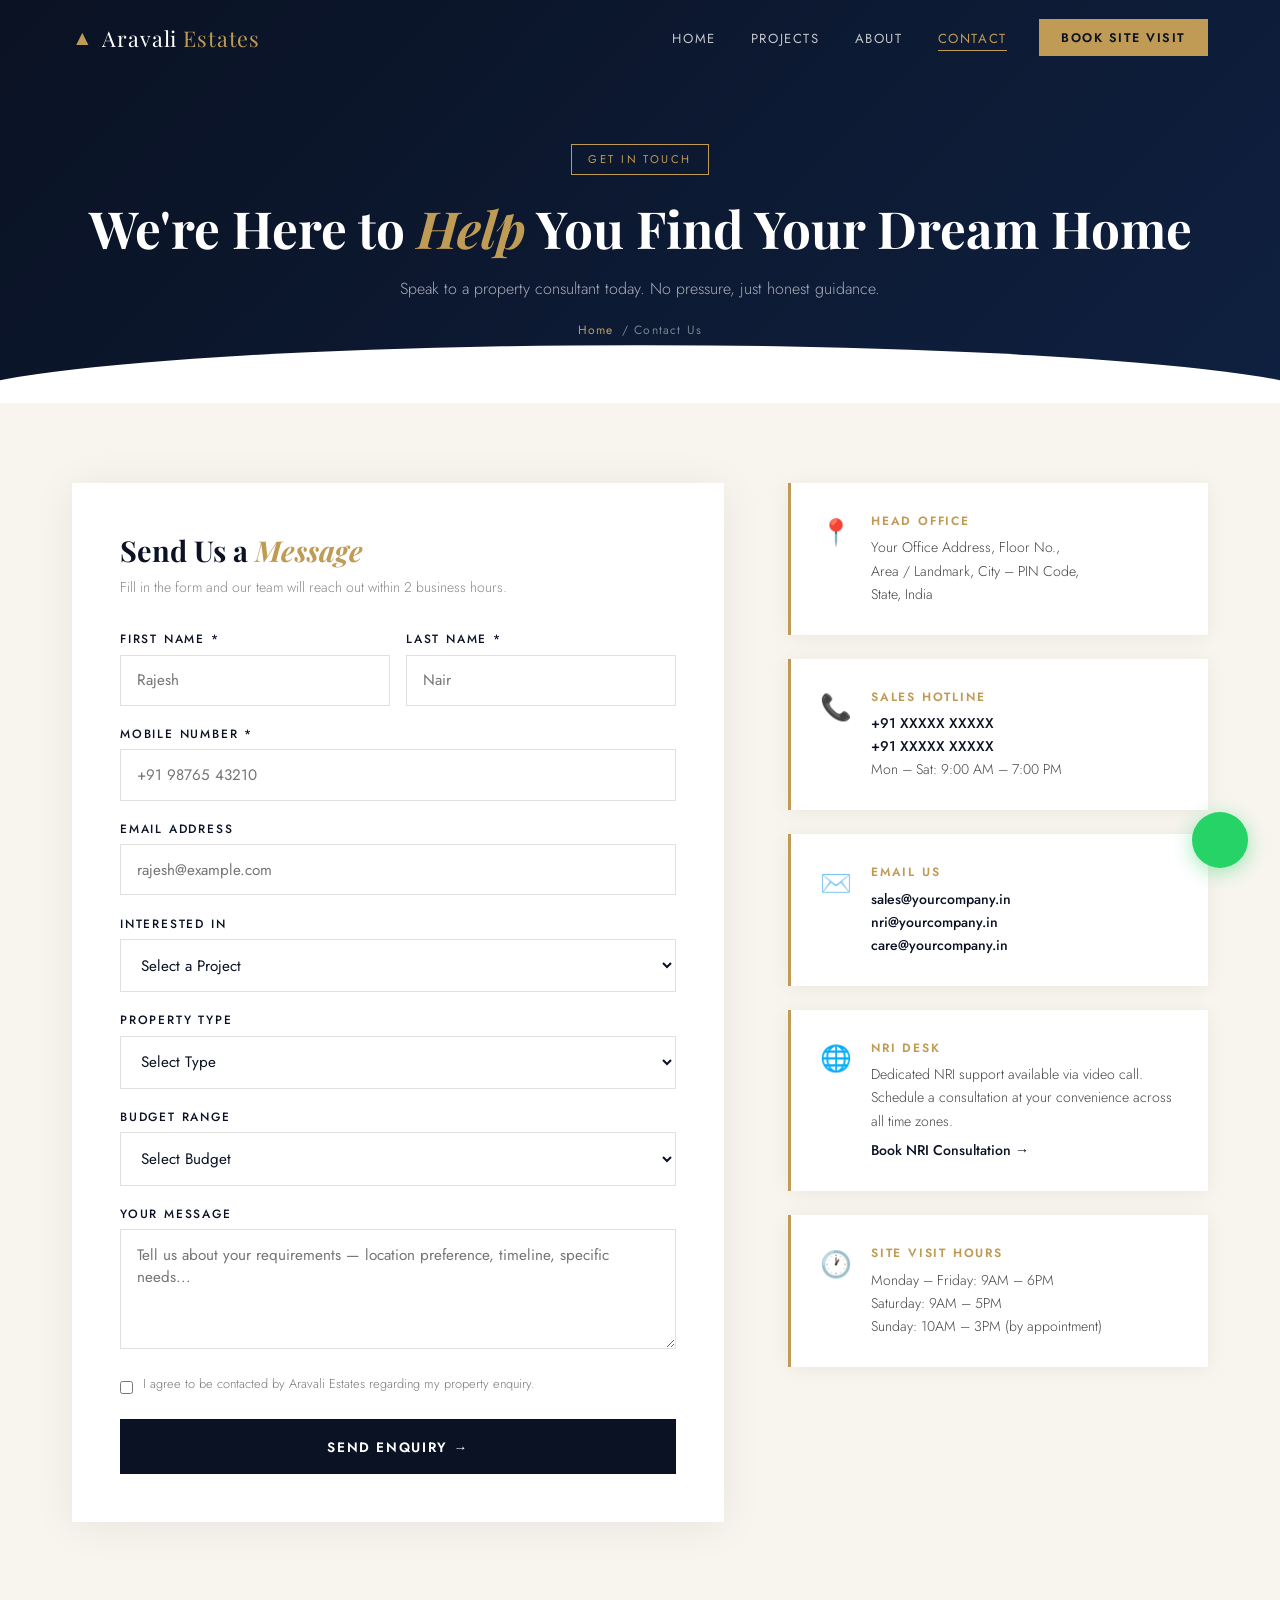
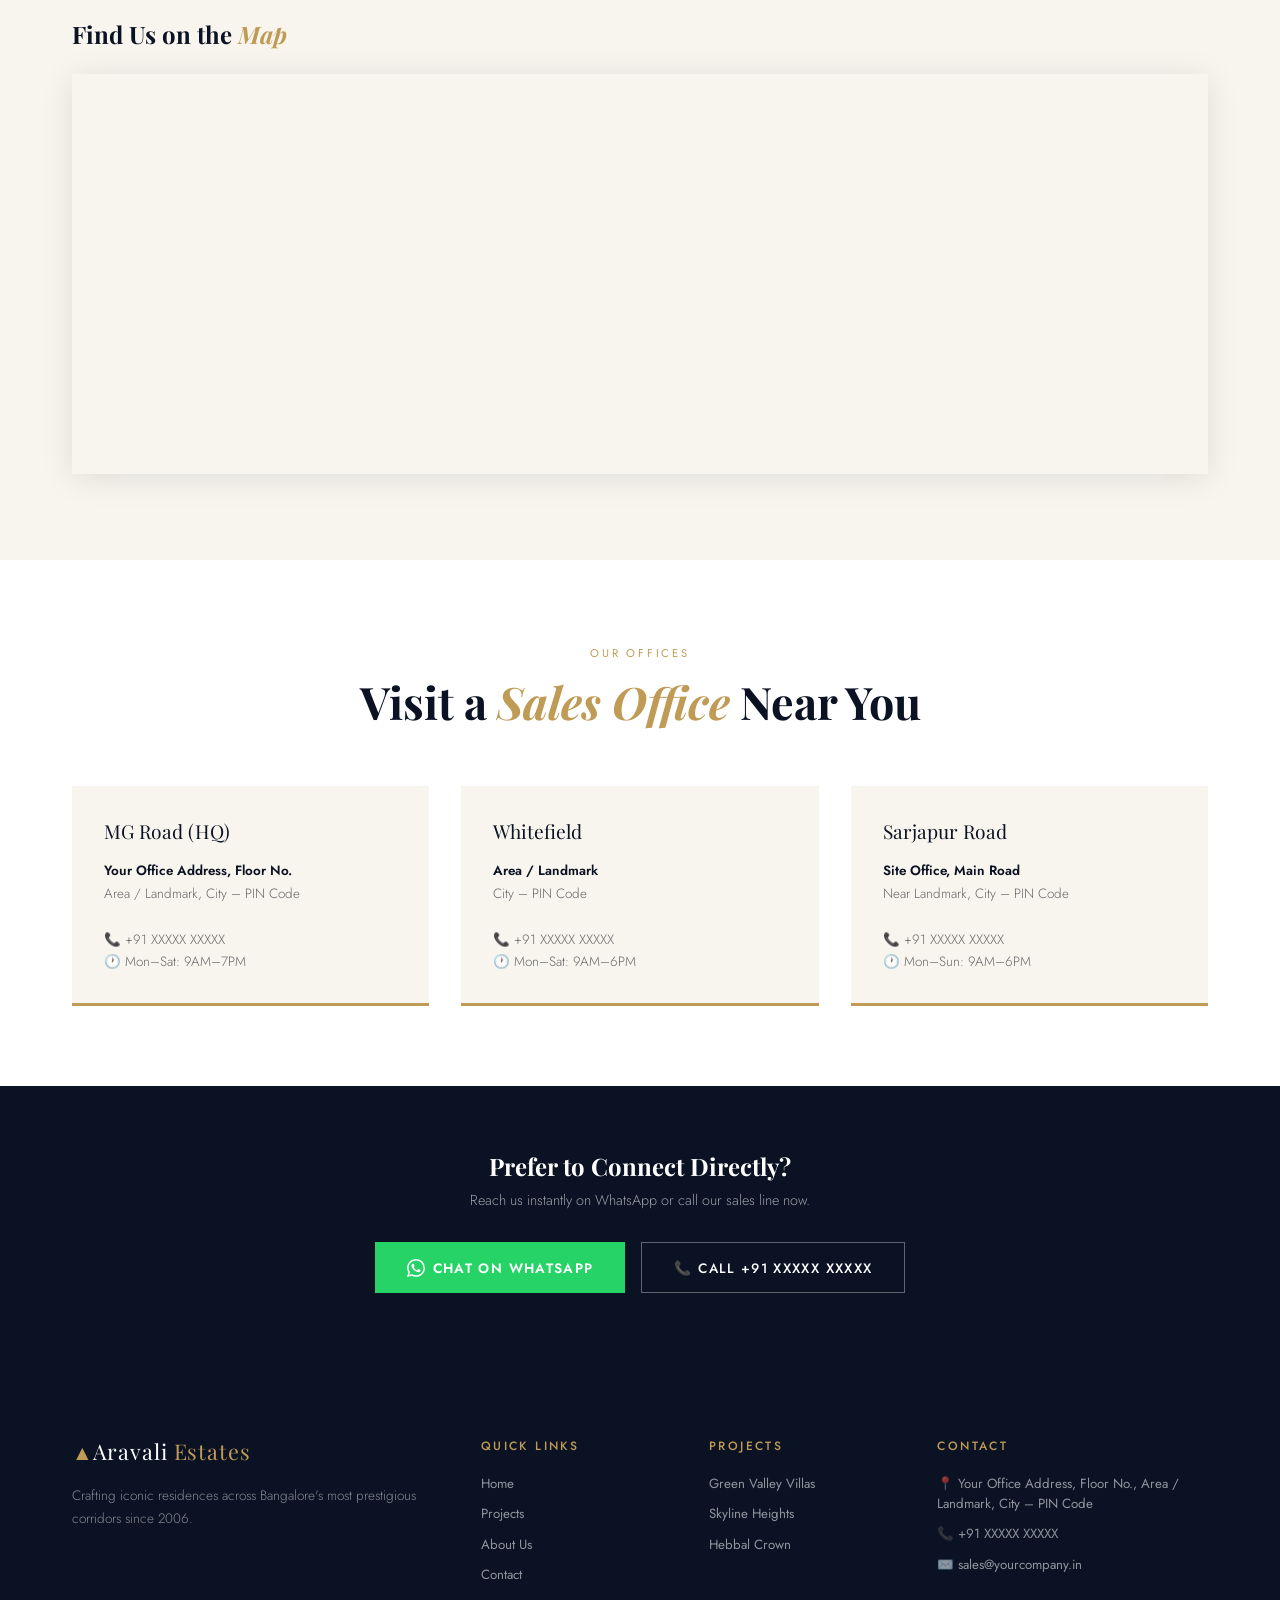
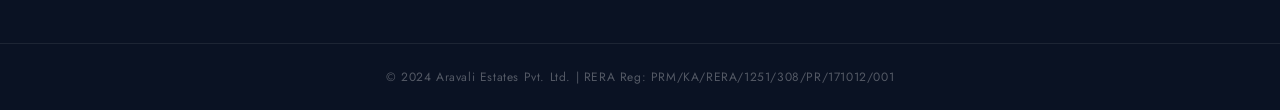
<file: contact.html>
<!DOCTYPE html>
<html lang="en">
<head>
<meta charset="UTF-8"/>
<meta name="viewport" content="width=device-width, initial-scale=1.0"/>
<title>Contact Us – Aravali Estates</title>
<link href="https://fonts.googleapis.com/css2?family=Playfair+Display:ital,wght@0,400;0,600;0,700;1,400&family=Jost:wght@300;400;500;600&display=swap" rel="stylesheet"/>
<link rel="stylesheet" href="css/style.css"/>
<style>
.contact-main {
  padding:5rem 0 6rem;background:var(--cream);
}
.contact-inner {
  max-width:1200px;margin:0 auto;padding:0 2rem;
  display:grid;grid-template-columns:1fr 420px;gap:4rem;align-items:start;
}
.contact-form-box {
  background:#fff;padding:3rem;
  box-shadow:0 4px 40px rgba(0,0,0,.07);
}
.contact-form-box h2 {
  font-family:'Playfair Display',serif;font-size:1.8rem;color:var(--navy);
  margin-bottom:.5rem;
}
.contact-form-box h2 em { color:var(--gold);font-style:italic; }
.contact-form-box .sub {
  font-family:'Jost',sans-serif;font-size:.88rem;color:#888;
  font-weight:300;margin-bottom:2rem;line-height:1.5;
}
.form-row { display:grid;grid-template-columns:1fr 1fr;gap:1rem; }
.btn-submit {
  width:100%;background:var(--navy);color:#fff;
  font-family:'Jost',sans-serif;font-weight:600;font-size:.85rem;
  letter-spacing:.12em;text-transform:uppercase;padding:1.1rem;
  border:none;cursor:pointer;transition:background .3s;
  display:flex;align-items:center;justify-content:center;gap:.6rem;
}
.btn-submit:hover { background:var(--gold); color:var(--navy); }
.success-msg {
  display:none;background:#e8f5e9;border:1px solid #a5d6a7;
  color:#2e7d32;font-family:'Jost',sans-serif;font-size:.9rem;
  padding:1rem 1.2rem;margin-top:1rem;text-align:center;
}

/* Info cards */
.info-stack { display:flex;flex-direction:column;gap:1.5rem; }
.info-card {
  background:#fff;padding:1.8rem;
  box-shadow:0 2px 20px rgba(0,0,0,.06);
  border-left:3px solid var(--gold);
  display:flex;gap:1.2rem;align-items:flex-start;
}
.info-icon { font-size:1.6rem;flex-shrink:0;margin-top:.1rem; }
.info-text h4 {
  font-family:'Jost',sans-serif;font-size:.75rem;letter-spacing:.15em;
  text-transform:uppercase;color:var(--gold);font-weight:600;margin-bottom:.4rem;
}
.info-text p { font-size:.88rem;color:#444;line-height:1.65;font-weight:300; }
.info-text a { color:var(--navy);font-weight:500; }
.info-text a:hover { color:var(--gold); }

/* Map */
.map-section { padding:0 0 5rem;background:var(--cream); }
.map-wrap {
  max-width:1200px;margin:0 auto;padding:0 2rem;
}
.map-wrap h3 {
  font-family:'Playfair Display',serif;font-size:1.5rem;color:var(--navy);
  margin-bottom:1.5rem;
}
.map-wrap h3 em { color:var(--gold);font-style:italic; }
.map-embed {
  width:100%;height:400px;border:0;
  box-shadow:0 4px 30px rgba(0,0,0,.1);
}

/* Sales offices */
.offices-sec { padding:5rem 0;background:#fff; }
.offices-inner { max-width:1200px;margin:0 auto;padding:0 2rem; }
.offices-grid {
  display:grid;grid-template-columns:repeat(3,1fr);gap:2rem;margin-top:3rem;
}
.office-card {
  background:var(--cream);padding:2rem;
  position:relative;overflow:hidden;transition:transform .3s;
}
.office-card::after {
  content:'';position:absolute;bottom:0;left:0;right:0;
  height:3px;background:var(--gold);
}
.office-card:hover { transform:translateY(-4px); }
.office-city {
  font-family:'Playfair Display',serif;font-size:1.2rem;color:var(--navy);
  margin-bottom:1rem;
}
.office-detail {
  font-size:.84rem;color:#666;line-height:1.7;font-weight:300;
}
.office-detail strong { color:var(--navy);font-weight:600; }

/* Quick connect */
.quick-connect {
  padding:4rem 0;
  background:var(--navy);
  text-align:center;
}
.quick-connect h3 {
  font-family:'Playfair Display',serif;color:#fff;font-size:1.5rem;margin-bottom:.5rem;
}
.quick-connect p { color:rgba(255,255,255,.6);font-size:.9rem;margin-bottom:2rem;font-weight:300; }
.connect-btns { display:flex;gap:1rem;justify-content:center;flex-wrap:wrap; }
.btn-wa {
  background:#25D366;color:#fff;
  font-family:'Jost',sans-serif;font-weight:600;font-size:.85rem;
  letter-spacing:.1em;text-transform:uppercase;padding:.9rem 2rem;
  border:none;cursor:pointer;transition:all .3s;text-decoration:none;display:inline-flex;align-items:center;gap:.5rem;
}
.btn-wa:hover { background:#1ebe5d; }
.btn-call {
  background:transparent;color:#fff;
  font-family:'Jost',sans-serif;font-weight:500;font-size:.85rem;
  letter-spacing:.1em;text-transform:uppercase;padding:.9rem 2rem;
  border:1px solid rgba(255,255,255,.35);text-decoration:none;display:inline-flex;align-items:center;gap:.5rem;
  transition:all .3s;
}
.btn-call:hover { border-color:#fff;background:rgba(255,255,255,.06); }

.section-head { text-align:center;margin-bottom:3.5rem; }
.section-tag { display:inline-block;font-size:.7rem;letter-spacing:.25em;text-transform:uppercase;color:var(--gold);margin-bottom:.8rem; }
.section-title { font-family:'Playfair Display',serif;font-size:clamp(1.8rem,3.5vw,2.8rem);color:var(--navy);line-height:1.25; }
.section-title em { color:var(--gold);font-style:italic; }

@media(max-width:900px){
  .contact-inner { grid-template-columns:1fr;gap:2.5rem; }
  .offices-grid { grid-template-columns:1fr 1fr; }
  .form-row { grid-template-columns:1fr; }
}
@media(max-width:580px){
  .offices-grid { grid-template-columns:1fr; }
  .contact-form-box { padding:1.8rem; }
}
</style>
</head>
<body>
<nav class="nav" id="navbar">
  <div class="nav-inner">
    <a href="index.html" class="logo"><span class="logo-icon">▲</span><span class="logo-text">Aravali <em>Estates</em></span></a>
    <ul class="nav-links">
      <li><a href="index.html">Home</a></li>
      <li><a href="projects.html">Projects</a></li>
      <li><a href="about.html">About</a></li>
      <li><a href="contact.html" class="active">Contact</a></li>
    </ul>
    <a href="contact.html" class="nav-cta">Book Site Visit</a>
    <button class="hamburger" onclick="toggleMenu()">☰</button>
  </div>
</nav>

<section class="page-hero">
  <div class="page-hero-tag">Get in Touch</div>
  <h1>We're Here to <em>Help</em> You Find Your Dream Home</h1>
  <p>Speak to a property consultant today. No pressure, just honest guidance.</p>
  <div class="breadcrumb"><a href="index.html">Home</a> / Contact Us</div>
</section>

<!-- CONTACT FORM + INFO -->
<section class="contact-main">
  <div class="contact-inner">
    <div class="contact-form-box">
      <h2>Send Us a <em>Message</em></h2>
      <p class="sub">Fill in the form and our team will reach out within 2 business hours.</p>

      <div class="form-row">
        <div class="form-field"><label>First Name *</label><input type="text" placeholder="Rajesh"/></div>
        <div class="form-field"><label>Last Name *</label><input type="text" placeholder="Nair"/></div>
      </div>
      <div class="form-field"><label>Mobile Number *</label><input type="tel" placeholder="+91 98765 43210"/></div>
      <div class="form-field"><label>Email Address</label><input type="email" placeholder="rajesh@example.com"/></div>
      <div class="form-field">
        <label>Interested In</label>
        <select>
          <option value="">Select a Project</option>
          <option>Green Valley Villas – Sarjapur Road</option>
          <option>Skyline Heights – Whitefield</option>
          <option>Hebbal Crown – Hebbal</option>
          <option>Kanakapura Woods – Kanakapura Road</option>
          <option>Electronic City Enclave</option>
          <option>General Enquiry</option>
        </select>
      </div>
      <div class="form-field">
        <label>Property Type</label>
        <select>
          <option value="">Select Type</option>
          <option>1 BHK Apartment</option>
          <option>2 BHK Apartment</option>
          <option>3 BHK Apartment</option>
          <option>4 BHK Apartment</option>
          <option>Villa / Row House</option>
          <option>Penthouse</option>
        </select>
      </div>
      <div class="form-field">
        <label>Budget Range</label>
        <select>
          <option value="">Select Budget</option>
          <option>₹40L – ₹60L</option>
          <option>₹60L – ₹80L</option>
          <option>₹80L – ₹1 Cr</option>
          <option>₹1 Cr – ₹1.5 Cr</option>
          <option>₹1.5 Cr – ₹2 Cr</option>
          <option>₹2 Cr+</option>
        </select>
      </div>
      <div class="form-field">
        <label>Your Message</label>
        <textarea placeholder="Tell us about your requirements — location preference, timeline, specific needs..."></textarea>
      </div>
      <div class="form-field" style="display:flex;align-items:center;gap:.6rem;">
        <input type="checkbox" id="rera" style="width:auto;flex-shrink:0;"/>
        <label for="rera" style="font-size:.8rem;color:#777;letter-spacing:0;text-transform:none;font-weight:300;">I agree to be contacted by Aravali Estates regarding my property enquiry.</label>
      </div>
      <button class="btn-submit" onclick="submitForm()">Send Enquiry →</button>
      <div class="success-msg" id="successMsg">✅ Thank you! Our consultant will reach you within 2 hours.</div>
    </div>

    <div class="info-stack">
      <div class="info-card">
        <div class="info-icon">📍</div>
        <div class="info-text">
          <h4>Head Office</h4>
          <p>Your Office Address, Floor No.,<br/>Area / Landmark, City – PIN Code,<br/>State, India</p>
        </div>
      </div>
      <div class="info-card">
        <div class="info-icon">📞</div>
        <div class="info-text">
          <h4>Sales Hotline</h4>
          <p><a href="tel:+91XXXXX5XXXX">+91 XXXXX XXXXX</a><br/><a href="tel:+91XXXXX5XXXX">+91 XXXXX XXXXX</a><br/>Mon – Sat: 9:00 AM – 7:00 PM</p>
        </div>
      </div>
      <div class="info-card">
        <div class="info-icon">✉️</div>
        <div class="info-text">
          <h4>Email Us</h4>
          <p>
            <a href="mailto:sales@yourcompany.in">sales@yourcompany.in</a><br/>
            <a href="mailto:nri@yourcompany.in">nri@yourcompany.in</a><br/>
            <a href="mailto:care@yourcompany.in">care@yourcompany.in</a>
          </p>
        </div>
      </div>
      <div class="info-card">
        <div class="info-icon">🌐</div>
        <div class="info-text">
          <h4>NRI Desk</h4>
          <p>Dedicated NRI support available via video call. Schedule a consultation at your convenience across all time zones.</p>
          <p style="margin-top:.4rem;"><a href="#">Book NRI Consultation →</a></p>
        </div>
      </div>
      <div class="info-card">
        <div class="info-icon">🕐</div>
        <div class="info-text">
          <h4>Site Visit Hours</h4>
          <p>Monday – Friday: 9AM – 6PM<br/>Saturday: 9AM – 5PM<br/>Sunday: 10AM – 3PM (by appointment)</p>
        </div>
      </div>
    </div>
  </div>
</section>

<!-- MAP -->
<section class="map-section">
  <div class="map-wrap">
    <h3>Find Us on the <em>Map</em></h3>
    <iframe class="map-embed" src="https://www.google.com/maps/embed?pb=!1m18!1m12!1m3!1d3887.985139624705!2d77.60524!3d12.97559!2m3!1f0!2f0!3f0!3m2!1i1024!2i768!4f13.1!3m3!1m2!1s0x3bae1672e8a36c6b%3A0x32aa30b9e0e94cdf!2sMG%20Road%2C%20Bengaluru%2C%20Karnataka!5e0!3m2!1sen!2sin!4v1699000000000" allowfullscreen loading="lazy"></iframe>
  </div>
</section>

<!-- SALES OFFICES -->
<section class="offices-sec">
  <div class="offices-inner">
    <div class="section-head">
      <div class="section-tag">Our Offices</div>
      <h2 class="section-title">Visit a <em>Sales Office</em> Near You</h2>
    </div>
    <div class="offices-grid">
      <div class="office-card">
        <div class="office-city">MG Road (HQ)</div>
        <div class="office-detail">
          <strong>Your Office Address, Floor No.</strong><br/>
          Area / Landmark, City – PIN Code<br/><br/>
          📞 +91 XXXXX XXXXX<br/>
          🕐 Mon–Sat: 9AM–7PM
        </div>
      </div>
      <div class="office-card">
        <div class="office-city">Whitefield</div>
        <div class="office-detail">
          <strong>Area / Landmark</strong><br/>
          City – PIN Code<br/><br/>
          📞 +91 XXXXX XXXXX<br/>
          🕐 Mon–Sat: 9AM–6PM
        </div>
      </div>
      <div class="office-card">
        <div class="office-city">Sarjapur Road</div>
        <div class="office-detail">
          <strong>Site Office, Main Road</strong><br/>
          Near Landmark, City – PIN Code<br/><br/>
          📞 +91 XXXXX XXXXX<br/>
          🕐 Mon–Sun: 9AM–6PM
        </div>
      </div>
    </div>
  </div>
</section>

<!-- QUICK CONNECT -->
<section class="quick-connect">
  <h3>Prefer to Connect Directly?</h3>
  <p>Reach us instantly on WhatsApp or call our sales line now.</p>
  <div class="connect-btns">
    <a href="https://wa.me/919XXXXX5XXXX?text=Hi%2C%20I%27m%20interested%20in%20Aravali%20Estates%20properties." class="btn-wa" target="_blank">
      <svg width="18" height="18" viewBox="0 0 24 24" fill="currentColor"><path d="M17.472 14.382c-.297-.149-1.758-.867-2.03-.967-.273-.099-.471-.148-.67.15-.197.297-.767.966-.94 1.164-.173.199-.347.223-.644.075-.297-.15-1.255-.463-2.39-1.475-.883-.788-1.48-1.761-1.653-2.059-.173-.297-.018-.458.13-.606.134-.133.298-.347.446-.52.149-.174.198-.298.298-.497.099-.198.05-.371-.025-.52-.075-.149-.669-1.612-.916-2.207-.242-.579-.487-.5-.669-.51-.173-.008-.371-.01-.57-.01-.198 0-.52.074-.792.372-.272.297-1.04 1.016-1.04 2.479 0 1.462 1.065 2.875 1.213 3.074.149.198 2.096 3.2 5.077 4.487.709.306 1.262.489 1.694.625.712.227 1.36.195 1.871.118.571-.085 1.758-.719 2.006-1.413.248-.694.248-1.289.173-1.413-.074-.124-.272-.198-.57-.347m-5.421 7.403h-.004a9.87 9.87 0 01-5.031-1.378l-.361-.214-3.741.982.998-3.648-.235-.374a9.86 9.86 0 01-1.51-5.26c.001-5.45 4.436-9.884 9.888-9.884 2.64 0 5.122 1.03 6.988 2.898a9.825 9.825 0 012.893 6.994c-.003 5.45-4.437 9.884-9.885 9.884m8.413-18.297A11.815 11.815 0 0012.05 0C5.495 0 .16 5.335.157 11.892c0 2.096.547 4.142 1.588 5.945L.057 24l6.305-1.654a11.882 11.882 0 005.683 1.448h.005c6.554 0 11.89-5.335 11.893-11.893a11.821 11.821 0 00-3.48-8.413z"/></svg>
      Chat on WhatsApp
    </a>
    <a href="tel:+919XXXXX5XXXX" class="btn-call">📞 Call +91 XXXXX XXXXX</a>
  </div>
</section>

<footer class="footer">
  <div class="footer-inner">
    <div class="footer-brand">
      <a href="index.html" class="logo" style="margin-bottom:1rem;display:block;"><span class="logo-icon">▲</span><span class="logo-text">Aravali <em>Estates</em></span></a>
      <p>Crafting iconic residences across Bangalore's most prestigious corridors since 2006.</p>
    </div>
    <div class="footer-links"><h4>Quick Links</h4><ul><li><a href="index.html">Home</a></li><li><a href="projects.html">Projects</a></li><li><a href="about.html">About Us</a></li><li><a href="contact.html">Contact</a></li></ul></div>
    <div class="footer-links"><h4>Projects</h4><ul><li><a href="project-details.html">Green Valley Villas</a></li><li><a href="project-details.html">Skyline Heights</a></li><li><a href="project-details.html">Hebbal Crown</a></li></ul></div>
    <div class="footer-links"><h4>Contact</h4><ul>
        <li>📍 Your Office Address, Floor No., Area / Landmark, City – PIN Code</li>
        <li>📞 +91 XXXXX XXXXX</li>
        <li>✉️ <a href="mailto:sales@yourcompany.in">sales@yourcompany.in</a></li></ul></div>
  </div>
  <div class="footer-bottom"><p>© 2024 Aravali Estates Pvt. Ltd. | RERA Reg: PRM/KA/RERA/1251/308/PR/171012/001</p></div>
</footer>

<a href="https://wa.me/919XXXXX5XXXX" class="whatsapp-btn" target="_blank">
  <svg viewBox="0 0 24 24" fill="currentColor"><path d="M17.472 14.382c-.297-.149-1.758-.867-2.03-.967-.273-.099-.471-.148-.67.15-.197.297-.767.966-.94 1.164-.173.199-.347.223-.644.075-.297-.15-1.255-.463-2.39-1.475-.883-.788-1.48-1.761-1.653-2.059-.173-.297-.018-.458.13-.606.134-.133.298-.347.446-.52.149-.174.198-.298.298-.497.099-.198.05-.371-.025-.52-.075-.149-.669-1.612-.916-2.207-.242-.579-.487-.5-.669-.51-.173-.008-.371-.01-.57-.01-.198 0-.52.074-.792.372-.272.297-1.04 1.016-1.04 2.479 0 1.462 1.065 2.875 1.213 3.074.149.198 2.096 3.2 5.077 4.487.709.306 1.262.489 1.694.625.712.227 1.36.195 1.871.118.571-.085 1.758-.719 2.006-1.413.248-.694.248-1.289.173-1.413-.074-.124-.272-.198-.57-.347m-5.421 7.403h-.004a9.87 9.87 0 01-5.031-1.378l-.361-.214-3.741.982.998-3.648-.235-.374a9.86 9.86 0 01-1.51-5.26c.001-5.45 4.436-9.884 9.888-9.884 2.64 0 5.122 1.03 6.988 2.898a9.825 9.82
</file>
<file: css/style.css>
/* ===== ARAVALI ESTATES – GLOBAL STYLESHEET ===== */
@import url('https://fonts.googleapis.com/css2?family=Playfair+Display:ital,wght@0,400;0,600;0,700;1,400&family=Jost:wght@300;400;500;600&display=swap');

:root {
  --navy: #0a1223;
  --navy2: #0f2040;
  --gold: #bf9b55;
  --gold-light: #d4b070;
  --cream: #f8f5ef;
  --text: #333;
  --muted: #888;
}

*, *::before, *::after { box-sizing: border-box; margin: 0; padding: 0; }

html { scroll-behavior: smooth; }

body {
  font-family: 'Jost', sans-serif;
  background: #fff;
  color: var(--text);
  overflow-x: hidden;
}

img { display: block; max-width: 100%; }

a { text-decoration: none; color: inherit; }

/* ===== NAVBAR ===== */
.nav {
  position: fixed;
  top: 0; left: 0; right: 0;
  z-index: 999;
  padding: 1.2rem 0;
  transition: all .4s;
  background: transparent;
}
.nav.scrolled {
  background: var(--navy);
  padding: .9rem 0;
  box-shadow: 0 4px 30px rgba(0,0,0,.25);
}
.nav-inner {
  max-width: 1200px;
  margin: 0 auto;
  padding: 0 2rem;
  display: flex;
  align-items: center;
  gap: 2rem;
}
.logo {
  display: flex;
  align-items: center;
  gap: .6rem;
  text-decoration: none;
  flex-shrink: 0;
}
.logo-icon {
  color: var(--gold);
  font-size: 1.3rem;
}
.logo-text {
  font-family: 'Playfair Display', serif;
  font-size: 1.35rem;
  color: #fff;
  letter-spacing: .04em;
}
.logo-text em {
  color: var(--gold);
  font-style: normal;
}
.nav-links {
  list-style: none;
  display: flex;
  gap: 2.2rem;
  margin-left: auto;
}
.nav-links a {
  font-family: 'Jost', sans-serif;
  font-size: .82rem;
  letter-spacing: .12em;
  text-transform: uppercase;
  color: rgba(255,255,255,.75);
  transition: color .2s;
  padding-bottom: 2px;
  border-bottom: 1px solid transparent;
}
.nav-links a:hover,
.nav-links a.active {
  color: var(--gold);
  border-bottom-color: var(--gold);
}
.nav-cta {
  background: var(--gold);
  color: var(--navy) !important;
  font-family: 'Jost', sans-serif;
  font-size: .78rem;
  letter-spacing: .12em;
  text-transform: uppercase;
  font-weight: 600;
  padding: .6rem 1.4rem;
  transition: background .2s;
  flex-shrink: 0;
}
.nav-cta:hover { background: var(--gold-light); }

.hamburger {
  display: none;
  background: none;
  border: none;
  color: #fff;
  font-size: 1.5rem;
  cursor: pointer;
  margin-left: auto;
}

/* ===== PAGE HERO (inner pages) ===== */
.page-hero {
  padding: 9rem 2rem 4rem;
  background: linear-gradient(135deg, var(--navy) 0%, var(--navy2) 100%);
  text-align: center;
  position: relative;
  overflow: hidden;
}
.page-hero::after {
  content: '';
  position: absolute; bottom: -2px; left: 0; right: 0;
  height: 60px;
  background: #fff;
  clip-path: ellipse(55% 100% at 50% 100%);
}
.page-hero-tag {
  display: inline-block;
  border: 1px solid var(--gold);
  color: var(--gold);
  font-size: .7rem;
  letter-spacing: .22em;
  text-transform: uppercase;
  padding: .4rem 1rem;
  margin-bottom: 1.2rem;
}
.page-hero h1 {
  font-family: 'Playfair Display', serif;
  font-size: clamp(2rem, 4vw, 3.2rem);
  color: #fff;
  margin-bottom: .8rem;
}
.page-hero h1 em { color: var(--gold); font-style: italic; }
.page-hero p {
  color: rgba(255,255,255,.65);
  font-size: 1rem;
  font-weight: 300;
  max-width: 520px;
  margin: 0 auto;
  line-height: 1.7;
}
.breadcrumb {
  display: flex;
  align-items: center;
  justify-content: center;
  gap: .5rem;
  margin-top: 1.2rem;
  font-size: .75rem;
  color: rgba(255,255,255,.45);
  letter-spacing: .1em;
}
.breadcrumb a { color: var(--gold); }

/* ===== FOOTER ===== */
.footer {
  background: var(--navy);
  padding: 5rem 0 0;
}
.footer-inner {
  max-width: 1200px;
  margin: 0 auto;
  padding: 0 2rem 3rem;
  display: grid;
  grid-template-columns: 2fr 1fr 1fr 1.5fr;
  gap: 3rem;
}
.footer-brand p {
  font-size: .85rem;
  color: rgba(255,255,255,.5);
  line-height: 1.7;
  margin-top: 1rem;
  font-weight: 300;
}
.footer-socials {
  display: flex;
  gap: .8rem;
  margin-top: 1.5rem;
}
.footer-socials a {
  font-size: 1.2rem;
  opacity: .6;
  transition: opacity .2s;
}
.footer-socials a:hover { opacity: 1; }
.footer-links h4 {
  font-family: 'Jost', sans-serif;
  font-size: .75rem;
  letter-spacing: .2em;
  text-transform: uppercase;
  color: var(--gold);
  margin-bottom: 1.2rem;
  font-weight: 500;
}
.footer-links ul { list-style: none; }
.footer-links ul li {
  margin-bottom: .65rem;
  font-size: .83rem;
  color: rgba(255,255,255,.55);
  line-height: 1.5;
}
.footer-links ul a {
  color: rgba(255,255,255,.55);
  transition: color .2s;
}
.footer-links ul a:hover { color: var(--gold); }
.footer-bottom {
  border-top: 1px solid rgba(255,255,255,.08);
  padding: 1.5rem 2rem;
  text-align: center;
}
.footer-bottom p {
  font-size: .75rem;
  color: rgba(255,255,255,.3);
  letter-spacing: .05em;
}

/* ===== WHATSAPP BUTTON ===== */
.whatsapp-btn {
  position: fixed;
  bottom: 2rem;
  right: 2rem;
  width: 56px;
  height: 56px;
  background: #25D366;
  border-radius: 50%;
  display: flex;
  align-items: center;
  justify-content: center;
  z-index: 998;
  box-shadow: 0 4px 20px rgba(37,211,102,.45);
  transition: transform .3s, box-shadow .3s;
}
.whatsapp-btn:hover {
  transform: scale(1.1);
  box-shadow: 0 8px 30px rgba(37,211,102,.55);
}
.whatsapp-btn svg {
  width: 28px;
  height: 28px;
  color: #fff;
}

/* ===== UTILITY ===== */
.container { max-width: 1200px; margin: 0 auto; padding: 0 2rem; }

/* ===== CONTACT FORM ===== */
.form-field { margin-bottom: 1.2rem; }
.form-field label {
  display: block;
  font-size: .75rem;
  letter-spacing: .15em;
  text-transform: uppercase;
  color: var(--navy);
  margin-bottom: .4rem;
  font-weight: 500;
}
.form-field input,
.form-field select,
.form-field textarea {
  width: 100%;
  padding: .85rem 1rem;
  border: 1.5px solid #e0e0e0;
  font-family: 'Jost', sans-serif;
  font-size: .95rem;
  color: var(--navy);
  outline: none;
  transition: border .2s;
  background: #fff;
}
.form-field input:focus,
.form-field select:focus,
.form-field textarea:focus { border-color: var(--gold); }
.form-field textarea { min-height: 120px; resize: vertical; }

/* Mobile Menu */
@media(max-width: 860px) {
  .nav-links, .nav-cta { display: none; }
  .hamburger { display: block; }
  .nav-links.open {
    display: flex;
    flex-direction: column;
    position: fixed;
    top: 0; left: 0; right: 0; bottom: 0;
    background: var(--navy);
    align-items: center;
    justify-content: center;
    gap: 2rem;
    z-index: 998;
  }
  .nav-links.open a { font-size: 1.2rem; }
}

@media(max-width: 900px) {
  .footer-inner { grid-template-columns: 1fr 1fr; }
}
@media(max-width: 580px) {
  .footer-inner { grid-template-columns: 1fr; }
}
</file>
